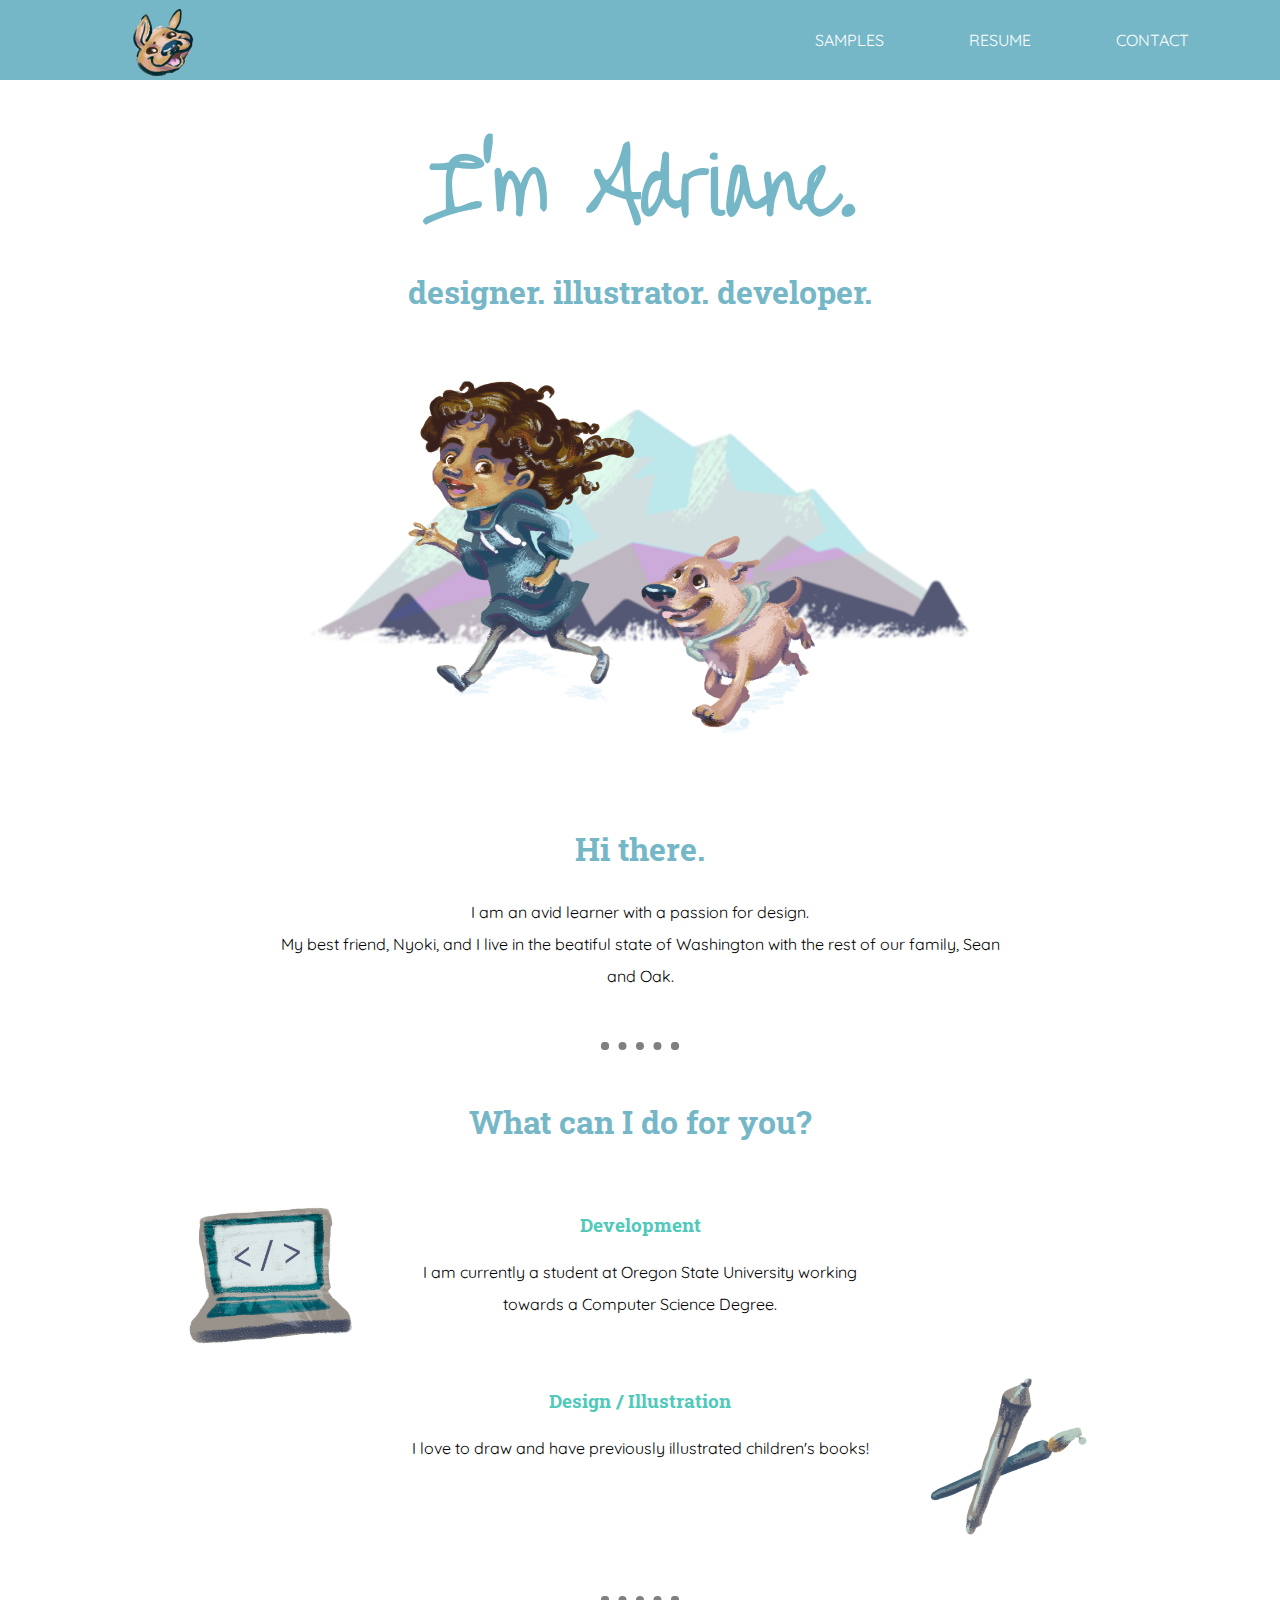
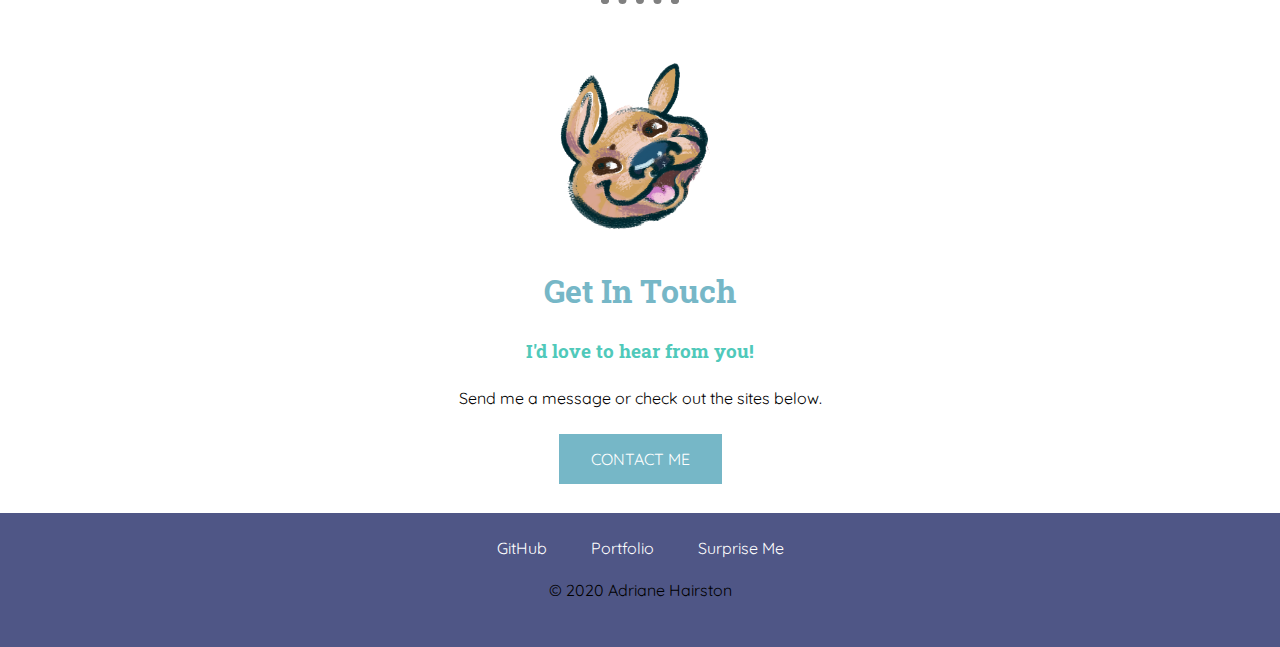
<file: index.html>
<!DOCTYPE html>
<html lang="en" dir="ltr">
  <head>
    <meta charset="utf-8">
    <title>Adriane Hairston</title>

    <link rel="icon" href="favicon.ico" type="image/x-icon">
    <link rel="stylesheet" href="css/styles.css">
    <link href="https://fonts.googleapis.com/css?family=Liu+Jian+Mao+Cao|Quicksand|Roboto+Slab&display=swap" rel="stylesheet">
  </head>

  <body>
    <div class="navBarTop">
        <a href="index.html"><img class="NyokiIcon" src="images/NyokiIcon.png" alt="MyDog"></a>
        <a class="header-link"href="samples.html">SAMPLES</a>
        <a class="header-link" href="resume/2020_AH_Resume.pdf" target="_blank">RESUME</a>
        <a class="header-link" href="mailto:adriane.hairston@gmail.com">CONTACT</a>
    </div>

    <div class="top-container">
      <h1> I'm Adriane. </h1>
      <h2> designer. illustrator. developer. </h2>
      <img class="mountains" src="images/AdrianeAndNyoki.png" alt="mountains-img">
    </div>

    <div class="middle-container">
      <div class="profile">
        <h2>Hi there.</h2>
        <p>I am an avid learner with a passion for design.<br>
          My best friend, Nyoki, and I live in the beatiful state of Washington
          with the rest of our family, Sean and Oak.
        </p>
      </div>

      <hr>

      <div class="skills">
        <h2>What can I do for you?</h2>
        <div class="skill-grid">
          <div>
            <img class="computer-image" src="images/LaptopIcon.png" alt="laptop">
          </div>
          <div>
            <h3>Development</h3>
            <p>I am currently a student at Oregon State University working towards a Computer Science Degree.</p>
          </div>
          <div>
            <img class="artist-image" id="hidden1" src="images/PaintIcon.png" alt="art-tools">
          </div>
          <div>
            <img class="computer-image" id="hidden2" src="images/LaptopIcon.png" alt="laptop">
          </div>
          <div>
            <h3>Design / Illustration</h3>
            <p> I love to draw and have previously illustrated children's books!</p>
          </div>
          <div>
            <img class="artist-image" src="images/PaintIcon.png" alt="art-tools">
          </div>
        </div>
      </div>

      <hr>

      <div class="contact-me">
        <img class="nyoki-face" src="images/NyokiIcon.png" alt="MyDog">
        <h2>Get In Touch</h2>
        <h3>I'd love to hear from you!</h3>
        <p>Send me a message or check out the sites below.</p>
        <a href="mailto:adriane.hairston@gmail.com" class="button">CONTACT ME</a>
      </div>
    </div>

    <div class="bottom-container">
      <a class="footer-link" href="https://github.com/hairstoa">GitHub</a>
      <a class="footer-link" href="https://cargocollective.com/AdrianeHairston">Portfolio</a>
      <a class="footer-link" id="surprise" href="https://www.youtube.com/watch?v=ofDyo4KrUHk" target="_blank">Surprise Me</a>
      <p>© 2020 Adriane Hairston</p>
    </div>
    <script src="js/index.js" charset="utf-8"></script>
  </body>
</html>
</file>
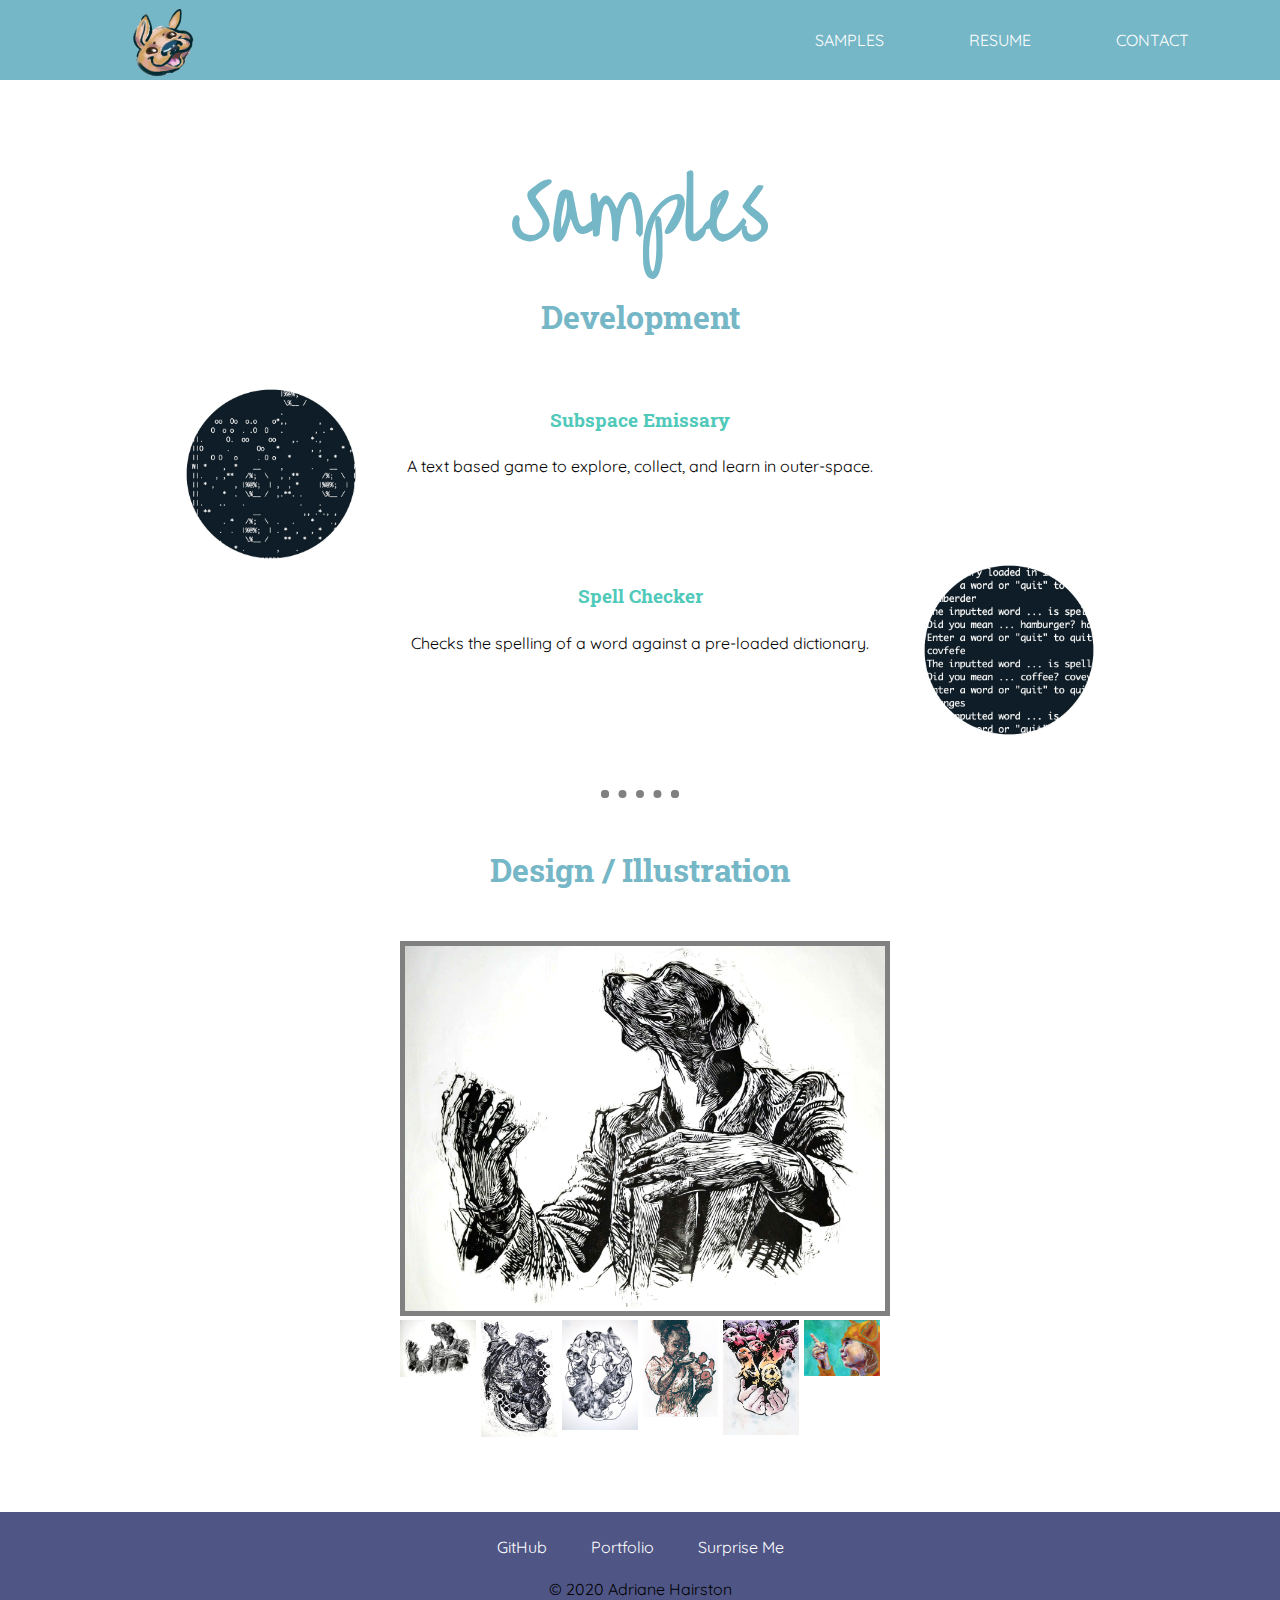
<file: samples.html>
<!DOCTYPE html>
<html lang="en" dir="ltr">
  <head>
    <meta charset="utf-8">
    <title>Adriane - Samples</title>

    <link rel="icon" href="favicon.ico" type="image/x-icon">
    <link rel="stylesheet" href="css/styles.css">
    <link href="https://fonts.googleapis.com/css?family=Liu+Jian+Mao+Cao|Quicksand|Roboto+Slab&display=swap" rel="stylesheet">
  </head>

  <body>
    <div class="navBarTop">
        <a href="index.html"><img class="NyokiIcon" src="images/NyokiIcon.png" alt="MyDog"></a>
        <a class="header-link"href="samples.html">SAMPLES</a>
        <a class="header-link" href="resume/2020_AH_Resume.pdf" target="_blank">RESUME</a>
        <a class="header-link" href="mailto:adriane.hairston@gmail.com">CONTACT</a>
    </div>
    <div class="middle-container">
      <div class="profile">
        <h1>Samples</h1>
      </div>

      <div class="skills">
        <h2>Development</h2>
        <div class="skill-grid">
          <div>
            <a href="https://github.com/hairstoa/Subspace_Emissary/blob/master/README.md">
              <img class="computer-image" src="images/gallery/dev/image1.jpg" alt="spaceGame">
            </a>
          </div>
          <div>
            <h3>Subspace Emissary</h3>
            <p>A text based game to explore, collect, and learn in outer-space.</p>
          </div>
          <div>
            <img class="artist-image" id="hidden1" src="images/gallery/dev/image1.jpg" alt="spaceGame">
          </div>
          <div>
            <img class="computer-image" id="hidden2" src="images/gallery/dev/image2.jpg" alt="spellCheck">
          </div>
          <div>
            <h3>Spell Checker</h3>
            <p> Checks the spelling of a word against a pre-loaded dictionary.</p>
          </div>
          <div>
            <a href="https://github.com/hairstoa/Spell_Checker/blob/master/README.md">
              <img class="artist-image" src="images/gallery/dev/image2.jpg" alt="spellCheck">
            </a>
          </div>
        </div>

        <hr>

        <h2>Design / Illustration</h2>
        <div class="gallery">
          <div class="main-img">
            <img src="images/gallery/design/img1.jpg" id="current">
          </div>
          <div class="thumbnails">
            <img src="images/gallery/design/img1.jpg">
            <img src="images/gallery/design/img2.jpg">
            <img src="images/gallery/design/img3.jpg">
            <img src="images/gallery/design/img4.jpg">
            <img src="images/gallery/design/img5.jpg">
            <img src="images/gallery/design/img6.jpg">
          </div>
        </div>
      </div>
    </div>

    <div class="bottom-container">
      <a class="footer-link" href="https://github.com/hairstoa">GitHub</a>
      <a class="footer-link" href="https://cargocollective.com/AdrianeHairston">Portfolio</a>
      <a class="footer-link" id="surprise" href="https://www.youtube.com/watch?v=ofDyo4KrUHk" target="_blank">Surprise Me</a>
      <p>© 2020 Adriane Hairston</p>
    </div>
    <script src="js/index.js" charset="utf-8"></script>
  </body>
</html>
</file>
<file: css/styles.css>
body{
  font-family: 'Quicksand', sans-serif;
  margin: 0;
  text-align: center;
}
a{
  text-decoration: none;
  font-family: 'Quicksand', sans-serif;
  margin: 0 20px;
}
h1{
  color: #76B7C7;
  margin: 50px auto;
  font-family: 'Liu Jian Mao Cao', cursive;
  font-size: 5.625rem;
}
h2{
  color: #76B7C7;
  font-family: 'Roboto Slab', serif;
  font-size: 2rem;
}
h3{
  color: #50c9ba;
  font-family: 'Roboto Slab', sans-serif;
}
hr{
  width: 5%;
  border: 8px dotted;
  color: grey;
  border-bottom: none;
  margin: 50px auto;
}
p{
  line-height: 2.0;
}
.artist-image{
  width: 70%;
}
.bottom-container{
  background-color: #4f5686;
  padding: 25px;
}
.button {
  background-color: #76B7C7;
  border: none;
  color: white;
  padding: 15px 32px;
  text-align: center;
  text-decoration: none;
  display: inline-block;
  font-size: 16px;
  margin: 4px 2px;
  cursor: pointer;
}
.button:hover{
  background-color: white;
  color: #76B7C7;
}
.computer-image{
  width: 70%;
}
.footer-link{
  color: white;
}
.gallery{
  max-width: 480px;
  margin: 50px auto;
}
.header-link{
  color: white;
  margin-right: 5%;
}
.header-link:hover{
  color: #4f5686;
}
.main-img img{
  border: #808080 solid 5px;
}
.main-img img,
.thumbnails img{
  width: 100%;
}
.middle-container{
  padding: 25px;
}
.mountains{
  width: 60%;
}
.navBarTop{
  background-color: #76B7C7;
  text-align: right;
  padding: 30px;
}
.nyoki-face{
  width: 15%;
}
.NyokiIcon{
  width: 75px;
  position: absolute;
  left: 10%;
  top: 5px;
}
.profile{
  margin:auto;
  width: 60%;
}
.skill-grid{
  display: grid;
  grid-template-columns: 20% 40% 20%;
  justify-content: center;
  margin: 50px auto 50px auto;
}
.skills{
  text-align: center;
}
.thumbnails{
  display: grid;
  grid-template-columns: repeat(6, 1fr);
  grid-gap: 5px;
}
</file>
